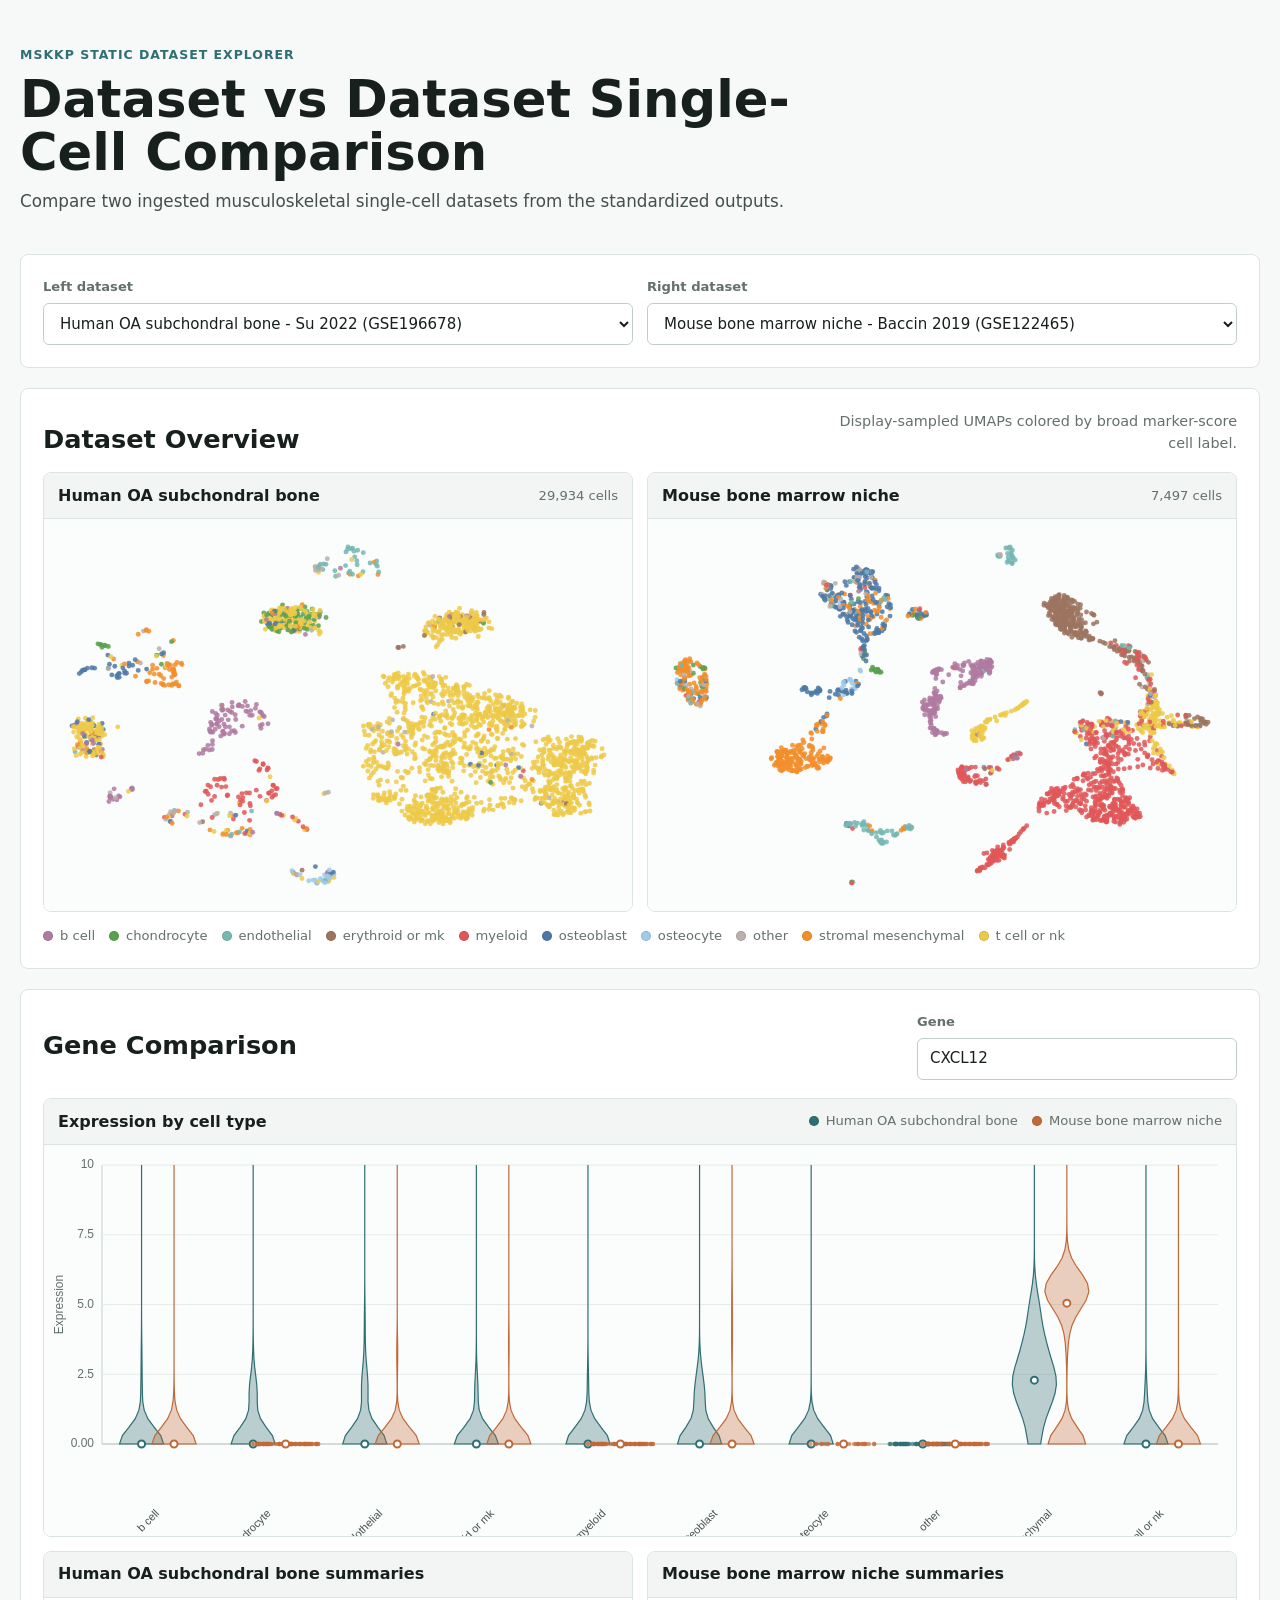
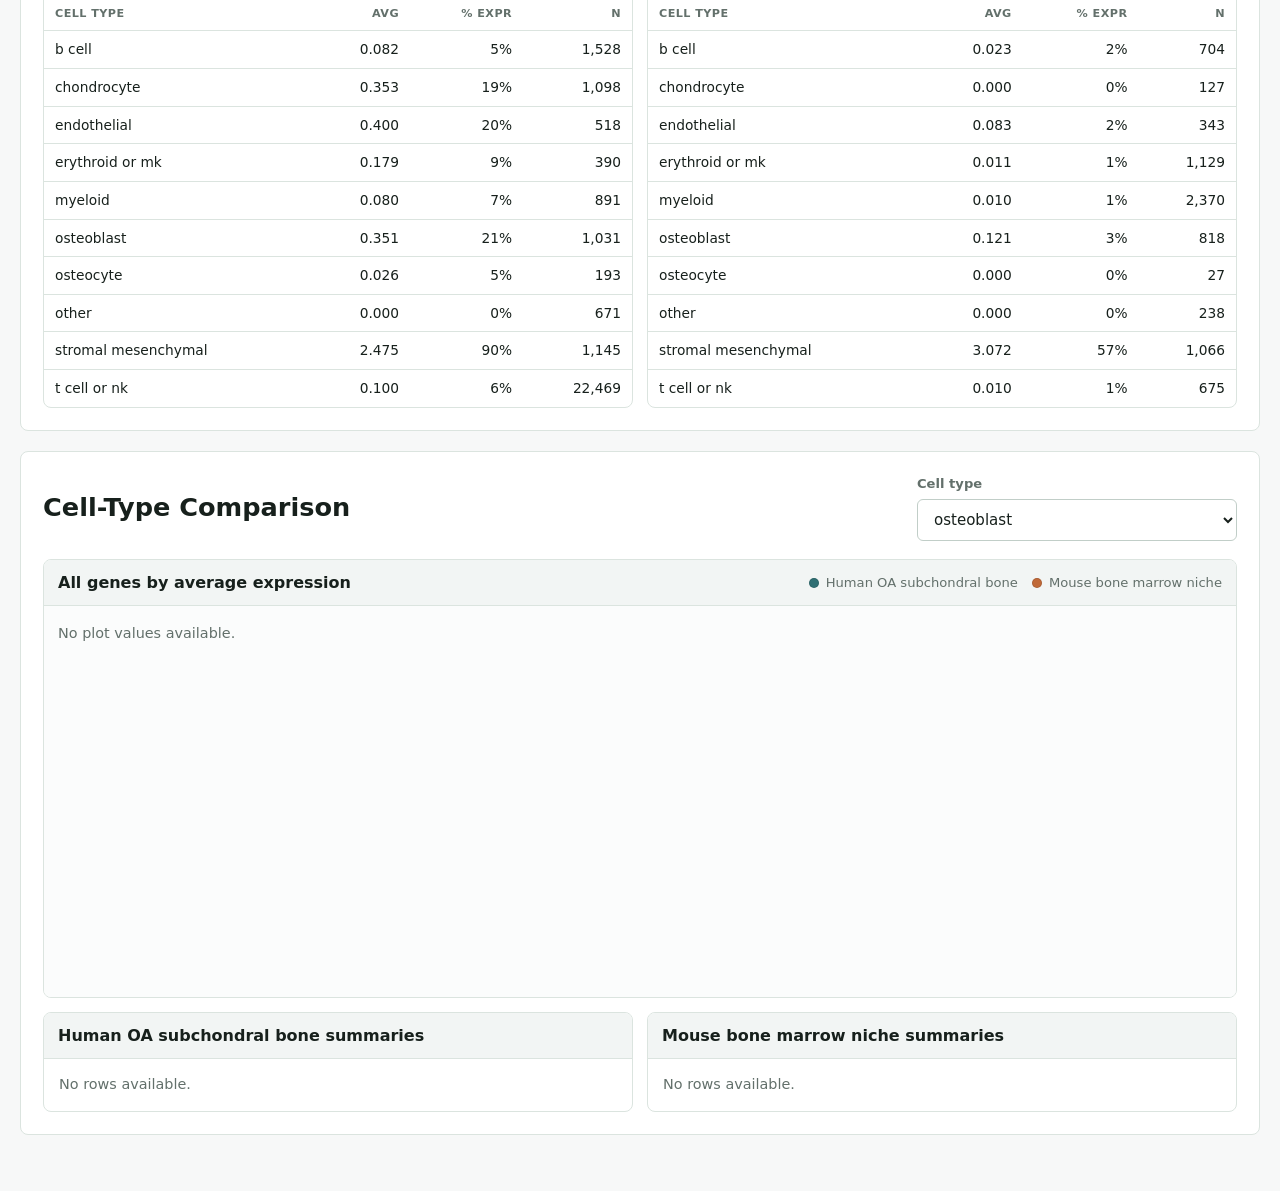
<file: index.html>
<!doctype html>
<html lang="en">
  <head>
    <meta charset="utf-8" />
    <meta name="viewport" content="width=device-width, initial-scale=1" />
    <title>MSKKP Dataset Comparison</title>
    <link rel="stylesheet" href="styles.css" />
  </head>
  <body>
    <main class="page-shell">
      <header class="page-header">
        <p class="eyebrow">MSKKP static dataset explorer</p>
        <h1>Dataset vs Dataset Single-Cell Comparison</h1>
        <p class="lede">Compare two ingested musculoskeletal single-cell datasets from the standardized outputs.</p>
      </header>

      <section class="section-block controls" aria-label="Dataset controls">
        <label class="control">
          <span>Left dataset</span>
          <select id="left-dataset"></select>
        </label>
        <label class="control">
          <span>Right dataset</span>
          <select id="right-dataset"></select>
        </label>
      </section>

      <section class="section-block" aria-labelledby="overview-title">
        <div class="section-heading">
          <h2 id="overview-title">Dataset Overview</h2>
          <p class="caption">Display-sampled UMAPs colored by broad marker-score cell label.</p>
        </div>
        <div class="paired-panels">
          <article class="panel">
            <div class="panel-title">
              <h3 id="left-title">Left dataset</h3>
              <span id="left-count">Loading</span>
            </div>
            <canvas id="left-umap" width="720" height="520"></canvas>
          </article>
          <article class="panel">
            <div class="panel-title">
              <h3 id="right-title">Right dataset</h3>
              <span id="right-count">Loading</span>
            </div>
            <canvas id="right-umap" width="720" height="520"></canvas>
          </article>
        </div>
        <div id="legend" class="legend-row"></div>
      </section>

      <section class="section-block" aria-labelledby="gene-title">
        <div class="section-heading with-control">
          <h2 id="gene-title">Gene Comparison</h2>
          <label class="control compact">
            <span>Gene</span>
            <input id="gene-selector" list="gene-options" autocomplete="off" />
            <datalist id="gene-options"></datalist>
          </label>
        </div>
        <div class="plot-card">
          <div class="plot-title">
            <h3>Expression by cell type</h3>
            <div class="dataset-key">
              <span><i class="chip left"></i><span id="left-key">Left</span></span>
              <span><i class="chip right"></i><span id="right-key">Right</span></span>
            </div>
          </div>
          <div id="gene-status" class="plot-status">Loading</div>
          <canvas id="gene-plot" width="1100" height="360"></canvas>
        </div>
        <div class="paired-tables">
          <article class="table-card">
            <h3 id="left-gene-table-title">Left summaries</h3>
            <div id="left-gene-table"></div>
          </article>
          <article class="table-card">
            <h3 id="right-gene-table-title">Right summaries</h3>
            <div id="right-gene-table"></div>
          </article>
        </div>
      </section>

      <section class="section-block" aria-labelledby="celltype-title">
        <div class="section-heading with-control">
          <h2 id="celltype-title">Cell-Type Comparison</h2>
          <label class="control compact">
            <span>Cell type</span>
            <select id="celltype-selector"></select>
          </label>
        </div>
        <div class="plot-card">
          <div class="plot-title">
            <h3>All genes by average expression</h3>
            <div class="dataset-key">
              <span><i class="chip left"></i><span id="left-key-celltype">Left</span></span>
              <span><i class="chip right"></i><span id="right-key-celltype">Right</span></span>
            </div>
          </div>
          <div id="celltype-status" class="plot-status">Loading</div>
          <canvas id="celltype-plot" width="1100" height="360"></canvas>
        </div>
        <div class="paired-tables">
          <article class="table-card">
            <h3 id="left-celltype-table-title">Left summaries</h3>
            <div id="left-celltype-table"></div>
          </article>
          <article class="table-card">
            <h3 id="right-celltype-table-title">Right summaries</h3>
            <div id="right-celltype-table"></div>
          </article>
        </div>
      </section>
    </main>
    <script src="app.js"></script>
  </body>
</html>
</file>
<file: styles.css>
:root {
  --bg: #f7f8f8;
  --surface: #fff;
  --surface-soft: #f2f5f4;
  --ink: #17201c;
  --muted: #63706b;
  --line: #dbe4df;
  --line-strong: #c1cec8;
  --accent: #2f6f73;
  --left: #2f6f73;
  --right: #c06938;
}

* { box-sizing: border-box; }

body {
  margin: 0;
  background: var(--bg);
  color: var(--ink);
  font-family: Inter, ui-sans-serif, system-ui, -apple-system, BlinkMacSystemFont, "Segoe UI", sans-serif;
  line-height: 1.5;
}

.page-shell {
  width: min(1240px, calc(100% - 36px));
  margin: 0 auto;
  padding: 34px 0 56px;
}

.page-header {
  max-width: 780px;
  padding: 12px 0 20px;
}

.eyebrow {
  margin: 0 0 8px;
  color: var(--accent);
  font-size: 0.78rem;
  font-weight: 750;
  letter-spacing: 0.08em;
  text-transform: uppercase;
}

h1, h2, h3, p { margin-top: 0; }
h1 { margin-bottom: 10px; font-size: clamp(2rem, 4vw, 3.7rem); line-height: 1.04; letter-spacing: 0; }
h2 { margin-bottom: 0; font-size: clamp(1.45rem, 2vw, 2rem); line-height: 1.15; }
h3 { margin-bottom: 0; font-size: 1rem; line-height: 1.2; }
.lede { margin-bottom: 0; color: #43504b; font-size: 1.05rem; }

.section-block {
  margin-top: 20px;
  padding: 22px;
  border: 1px solid var(--line);
  border-radius: 8px;
  background: var(--surface);
}

.controls {
  display: grid;
  grid-template-columns: minmax(0, 1fr) minmax(0, 1fr);
  gap: 14px;
}

.section-heading {
  display: flex;
  align-items: end;
  justify-content: space-between;
  gap: 20px;
  margin-bottom: 18px;
}

.section-heading.with-control { align-items: center; }
.caption { max-width: 420px; margin-bottom: 0; color: var(--muted); font-size: 0.9rem; text-align: right; }

.control {
  display: grid;
  gap: 6px;
  color: var(--muted);
  font-size: 0.82rem;
  font-weight: 700;
}

.control.compact { min-width: min(320px, 100%); }

.control input,
.control select {
  width: 100%;
  min-height: 42px;
  border: 1px solid var(--line-strong);
  border-radius: 6px;
  background: #fff;
  color: var(--ink);
  font: inherit;
  font-size: 0.94rem;
  font-weight: 500;
  padding: 8px 12px;
}

.paired-panels,
.paired-tables {
  display: grid;
  grid-template-columns: minmax(0, 1fr) minmax(0, 1fr);
  gap: 14px;
}

.panel,
.plot-card,
.table-card {
  min-width: 0;
  border: 1px solid var(--line);
  border-radius: 8px;
  background: #fff;
  overflow: hidden;
}

.panel-title,
.plot-title,
.table-card h3 {
  display: flex;
  align-items: center;
  justify-content: space-between;
  gap: 12px;
  min-height: 46px;
  padding: 12px 14px;
  border-bottom: 1px solid var(--line);
  background: var(--surface-soft);
}

.panel-title span { color: var(--muted); font-size: 0.82rem; white-space: nowrap; }

canvas {
  display: block;
  width: 100%;
  aspect-ratio: 1.5;
  background: #fbfcfc;
}

.plot-card {
  position: relative;
  margin-bottom: 14px;
}

.plot-card canvas { aspect-ratio: 3.05; }

.plot-status {
  position: absolute;
  inset: 49px 0 auto 0;
  z-index: 1;
  padding: 14px;
  color: var(--muted);
  font-size: 0.9rem;
  pointer-events: none;
}

.plot-status:empty { display: none; }

.dataset-key,
.legend-row {
  display: flex;
  flex-wrap: wrap;
  gap: 8px 14px;
  color: var(--muted);
  font-size: 0.82rem;
}

.legend-row { margin-top: 14px; }

.dataset-key span,
.legend-item {
  display: inline-flex;
  align-items: center;
  gap: 7px;
}

.chip,
.swatch {
  width: 10px;
  height: 10px;
  border-radius: 50%;
  display: inline-block;
  border: 1px solid rgba(0, 0, 0, 0.12);
}

.chip.left { background: var(--left); }
.chip.right { background: var(--right); }

table {
  width: 100%;
  border-collapse: collapse;
  font-size: 0.86rem;
}

th, td {
  padding: 8px 11px;
  border-bottom: 1px solid var(--line);
  text-align: left;
  vertical-align: middle;
}

th {
  color: var(--muted);
  font-size: 0.7rem;
  font-weight: 800;
  letter-spacing: 0.04em;
  text-transform: uppercase;
}

td.numeric,
th.numeric {
  text-align: right;
  font-variant-numeric: tabular-nums;
}

tr:last-child td { border-bottom: 0; }
.empty-state, .status { padding: 15px; color: var(--muted); font-size: 0.9rem; }

@media (max-width: 860px) {
  .page-shell { width: min(100% - 24px, 720px); padding-top: 24px; }
  .section-block { padding: 16px; }
  .controls, .paired-panels, .paired-tables, .section-heading, .section-heading.with-control { grid-template-columns: 1fr; display: grid; align-items: start; }
  .caption { text-align: left; }
  .plot-title { display: grid; align-items: start; }
}
</file>
